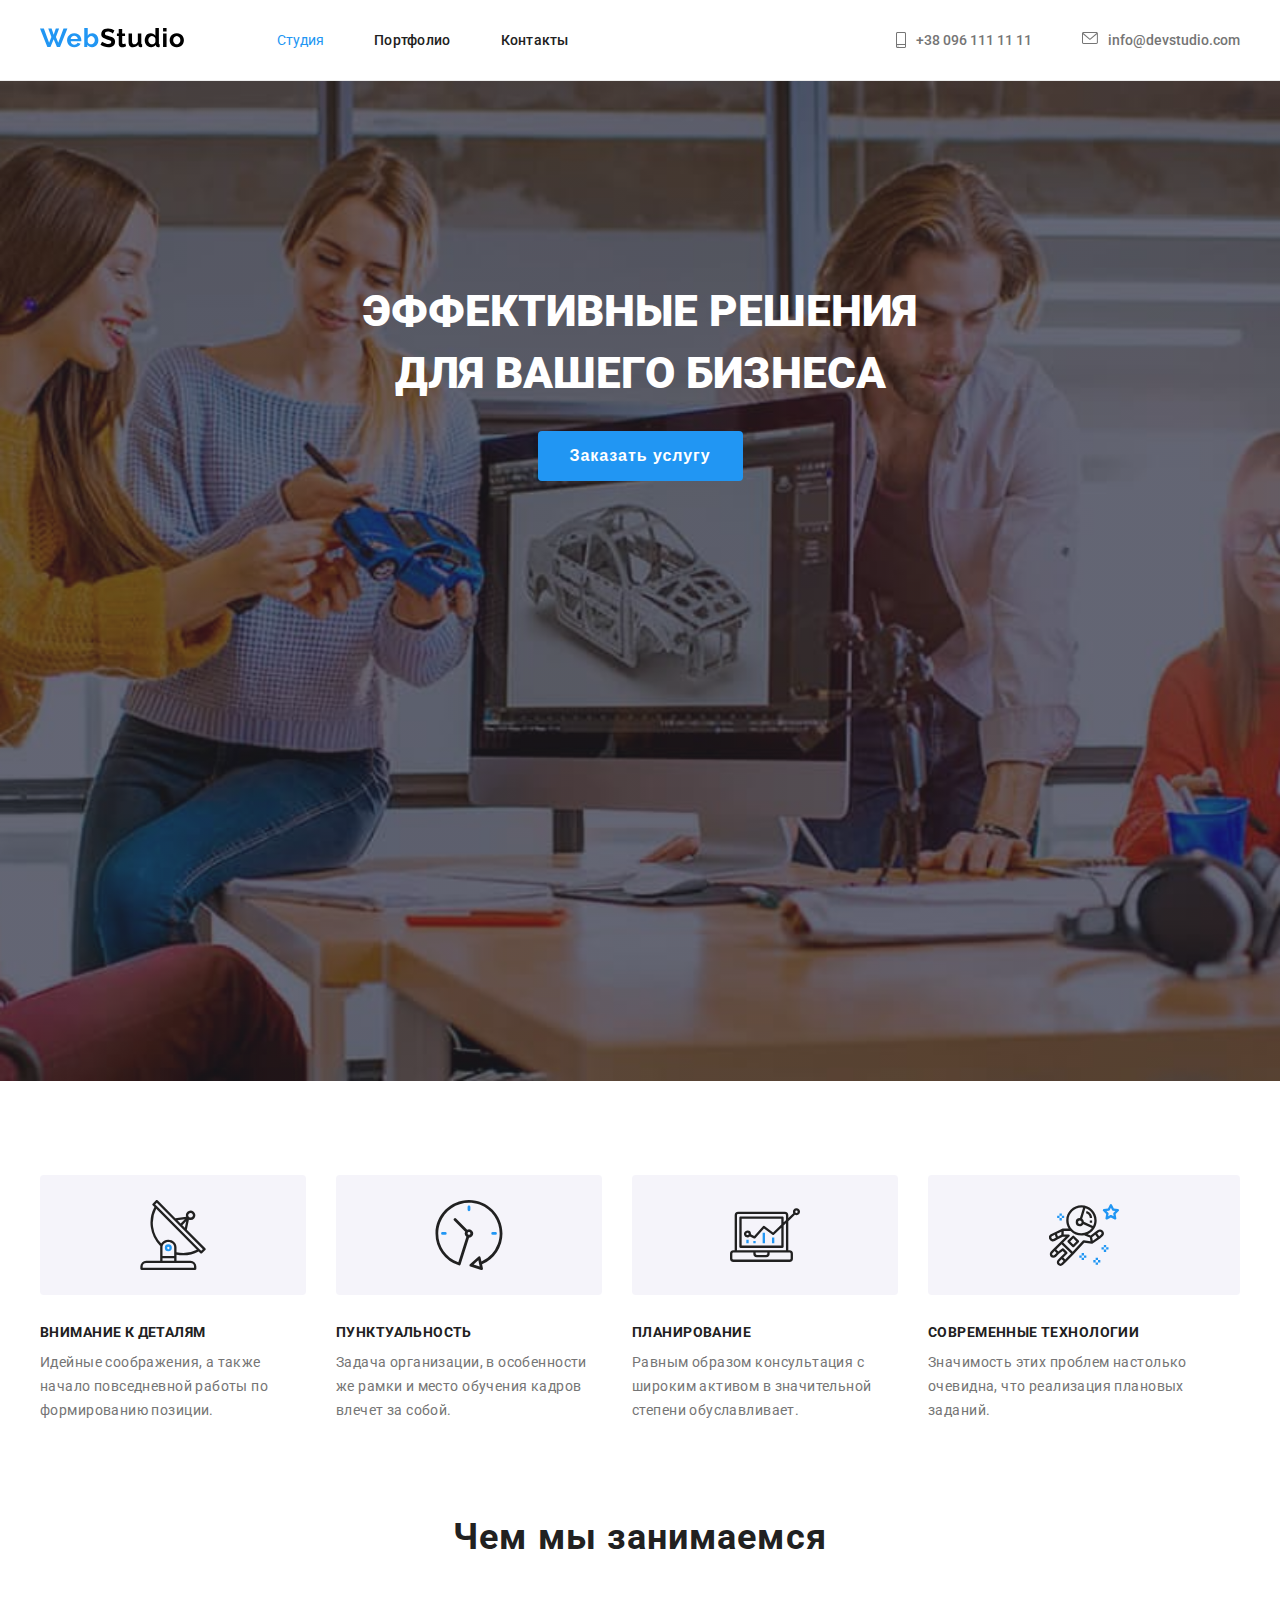
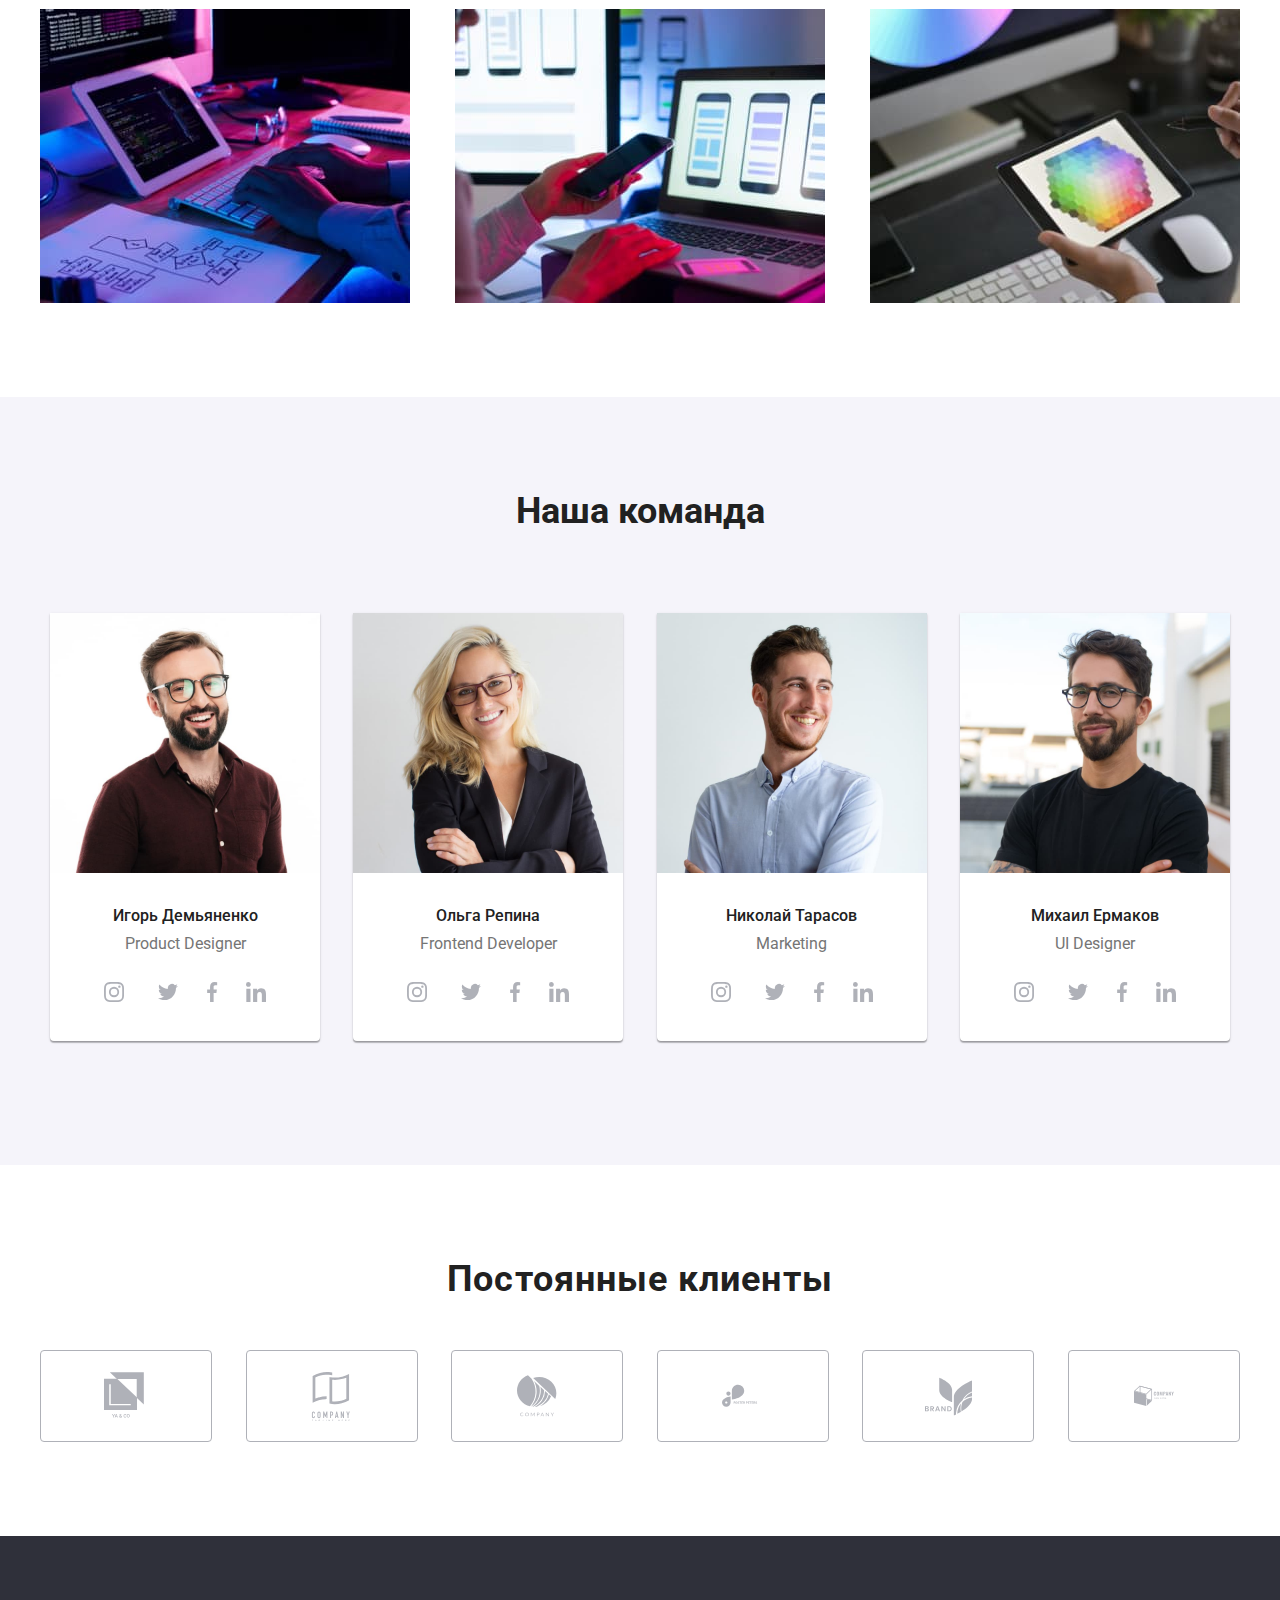
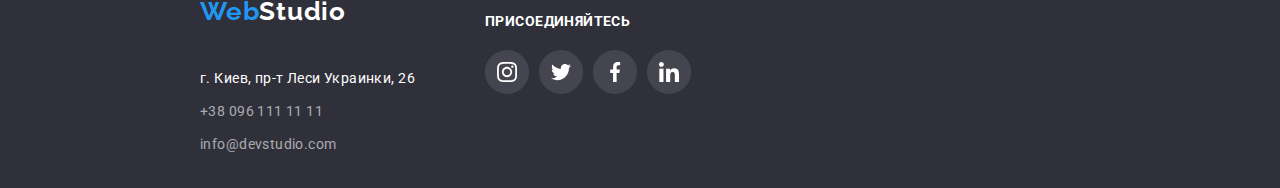
<file: index.html>
<!DOCTYPE html>
<html lang="ru">
<head>
    <meta charset="UTF-8">
    <meta name="viewport" content="width=device-width, initial-scale=1.0">
    <link rel="preconnect" href="https://fonts.gstatic.com">
    <link href="https://fonts.googleapis.com/css2?family=Raleway:wght@700&family=Roboto:wght@400;500;700;900&display=swap"
        rel="stylesheet">
    <link rel="stylesheet" href="https://cdnjs.cloudflare.com/ajax/libs/modern-normalize/1.0.0/modern-normalize.min.css"
        integrity="sha512-ISS7cAi1PEhQ8jnbJpJZMd29NlhNj4AWYyLOSp2CE/CsHxTCu+r+t0D2yoJudVrd0/8fTVPUVDzY5Tvli75u/g=="
        crossorigin="anonymous" />
    <link rel="stylesheet" href="./css/styles.css">
    <title>Студия</title>
</head>
<body>
    <!-- Header -->
    <header class="header-border">     
    <div class="header-container container">
        <nav class="main-nav">               
        <a href="./index.html"><img src="./images/WebStudio.svg" alt="Logo"></a>
        <ul class="main-nav nav-list">
            <li class="item"><a class="current-page" href="./index.html">Студия</a></li>
            <li class="item"><a class="nav-link" href="./portfolio.html">Портфолио</a></li>
            <li class="item"><a class="nav-link" href="#">Контакты</a></li>
        </ul>
    </nav> 
    <div class="contacts">
        <a class="contacts-telephone item" href="tel:+380961111111">
            <svg class="icon-smartphone">
                <use href="./icons/svg-sprite.svg#smartphone"></use>
            </svg>
            +38 096 111 11 11</a>
        <a class="contacts-email item" href="mailto:info@devstudio.com">
            <svg class="icon-envelope">
                <use href="./icons/svg-sprite.svg#envelope"></use>
            </svg>
            info@devstudio.com</a>
    </div>
    </div>
    </header>
    
    <main>

        <!-- Блок-герой -->
    <section class="hero overlay">
        <h1 class="hero-main-text">Эффективные решения для вашего бизнеса</h1>
       <input class="hero-button" type="button" value="Заказать услугу">
    </section>

    <!-- Особенности -->
    <section class="section features">
        <div class="container">
        <h2>Особенности</h2>
      <ul class="features-list">
        <li class="item">
            <h3>Внимание к деталям</h3>
            <p>Идейные соображения, а также начало повседневной работы по формированию позиции.</p>
        </li>
        <li class="item">
            <h3>Пунктуальность</h3>
            <p>Задача организации, в особенности же рамки и место обучения кадров влечет за собой.</p>
        </li>
        <li class="item">
            <h3>Планирование</h3>
            <p>Равным образом консультация с широким активом в значительной степени обуславливает.</p>
        </li>
        <li class="item">
            <h3>Современные технологии</h3>
            <p>Значимость этих проблем настолько очевидна, что реализация плановых заданий.</p>
        </li>
      </ul>
    </div>
    </section>
    
    <!-- Чем мы занимаемся -->
    <section class="section work-directions">
        <div class="container">
        <h2>Чем мы занимаемся</h2>
        <div class="images">
            <img src="./images/box-1.jpg" alt="Software engineer at work" width="370">
            <img src="./images/box-2.jpg" alt="Mobile developer at work" width="370">
            <img src="./images/box-3.jpg" alt="UI/UX designer at work" width="370">
        </div>
        </div>
    </section>

    <!-- Наша команда -->
    <section class="section our-team">
        <div class="container">
        <h2>Наша команда</h2>
        <div class="team-members">
        <ul class="team-members-list">
            <li class="team-members-card">
                <img src="./images/team-member1.jpg" alt="Игорь Демьяненко" width="270">
                <div class="team-members">
                <h3>Игорь Демьяненко</h3>
                <p>Product Designer</p>
                <ul class="social-accounts">
                    <li class="social-item">
                    <a class="links" href="">
                        <svg class="icon">
                            <use href="./icons/svg-sprite.svg#instagram-2"></use>
                        </svg>
                    </a>    
                    </li>
                    <li>
                    <a class="links" href="">
                        <svg class="icon">
                            <use href="./icons/svg-sprite.svg#twitter-1"></use>
                        </svg>
                    </a>
                    </li>
                    <li>
                    <a class="links" href="">
                        <svg class="icon">
                            <use href="./icons/svg-sprite.svg#facebook-1"></use>
                                </svg>
                    </a>
                    </li>
                    <li>
                    <a class="links" href="">
                        <svg class="icon">
                                <use href="./icons/svg-sprite.svg#linkedin-1"></use>
                        </svg>
                    </a>
                    </li>
                </ul>
            </div>
            </li>
            <li class="team-members-card">
                <img src="./images/team-member2.jpg" alt="Ольга Репина" width="270">
                <div class="team-members">
                <h3>Ольга Репина</h3>
                <p>Frontend Developer</p>
                <ul class="social-accounts">
                    <li class="social-item">
                    <a class="links" href="">
                        <svg class="icon">
                            <use href="./icons/svg-sprite.svg#instagram-2"></use>
                        </svg>
                    </a>    
                    </li>
                    <li>
                    <a class="links" href="">
                        <svg class="icon">
                            <use href="./icons/svg-sprite.svg#twitter-1"></use>
                        </svg>
                    </a>
                    </li>
                    <li>
                    <a class="links" href="">
                        <svg class="icon">
                            <use href="./icons/svg-sprite.svg#facebook-1"></use>
                                </svg>
                    </a>
                    </li>
                    <li>
                    <a class="links" href="">
                        <svg class="icon">
                                <use href="./icons/svg-sprite.svg#linkedin-1"></use>
                        </svg>
                    </a>
                    </li>
                </ul>
            </div>
            </li>
            <li class="team-members-card">
                <img src="./images/team-member3.jpg" alt="Николай Тарасов" width="270">
                <div class="team-members">
                <h3>Николай Тарасов</h3>
                <p>Marketing</p>
                <ul class="social-accounts">
                    <li class="social-item">
                    <a class="links" href="">
                        <svg class="icon">
                            <use href="./icons/svg-sprite.svg#instagram-2"></use>
                        </svg>
                    </a>    
                    </li>
                    <li>
                    <a class="links" href="">
                        <svg class="icon">
                            <use href="./icons/svg-sprite.svg#twitter-1"></use>
                        </svg>
                    </a>
                    </li>
                    <li>
                    <a class="links" href="">
                        <svg class="icon">
                            <use href="./icons/svg-sprite.svg#facebook-1"></use>
                                </svg>
                    </a>
                    </li>
                    <li>
                    <a class="links" href="">
                        <svg class="icon">
                                <use href="./icons/svg-sprite.svg#linkedin-1"></use>
                        </svg>
                    </a>
                    </li>
                </ul>
                </div>
            </li>
            <li class="team-members-card">
                <img src="./images/team-member4.jpg" alt="Михаил Ермаков" width="270">
                <div class="team-members">
                <h3>Михаил Ермаков</h3>
                <p>UI Designer</p>
                <ul class="social-accounts">
                    <li class="social-item">
                    <a class="links" href="">
                        <svg class="icon">
                            <use href="./icons/svg-sprite.svg#instagram-2"></use>
                        </svg>
                    </a>    
                    </li>
                    <li>
                    <a class="links" href="">
                        <svg class="icon">
                            <use href="./icons/svg-sprite.svg#twitter-1"></use>
                        </svg>
                    </a>
                    </li>
                    <li>
                    <a class="links" href="">
                        <svg class="icon">
                            <use href="./icons/svg-sprite.svg#facebook-1"></use>
                                </svg>
                    </a>
                    </li>
                    <li>
                    <a class="links" href="">
                        <svg class="icon">
                                <use href="./icons/svg-sprite.svg#linkedin-1"></use>
                        </svg>
                    </a>
                    </li>
                </ul>
                </div>
            </li>
        </ul>
        </div>
        </div>
    </section>

    <!-- Постоянные клиенты -->
    <section class="clients section">
        <div class="container">
            <h2 class="title">Постоянные клиенты</h2>
<ul class="clients-links">
    <li>
        <a class="link" href="">
            <svg class="clients-icon" width="44" height="49">
            <use href="./icons/svg-sprite.svg#logo-1"></use>
            </svg>
        </a>
    </li>
    <li>
        <a class="link" href="">
            <svg class="clients-icon" height="49.235" width="44.27">
                <use href="./icons/svg-sprite.svg#logo-2"></use>
            </svg>
        </a>
    </li>
    <li>
        <a class="link" href="">
            <svg class="clients-icon" height="52" width="40">
                <use href="./icons/svg-sprite.svg#logo-3"></use>
            </svg>
        </a>
    </li>
    <li>
        <a class="link" href="">
            <svg class="clients-icon" height="80" width="42">
                <use href="./icons/svg-sprite.svg#logo-4"></use>
            </svg>
        </a>
    </li>
    <li>
        <a class="link" href="">
            <svg class="clients-icon" height="59" width="47">
            <use href="./icons/svg-sprite.svg#logo-5"></use>
        </svg></a>
    </li>
    <li>
        <a class="link" href="">
            <svg class="clients-icon" height="52" width="40">
                <use href="./icons/svg-sprite.svg#logo-6"></use>
            </svg>
        </a>
    </li>

</ul>
        </div>
    </section>
   </main>

   <!-- Footer -->
    <footer class="footer">
        <div class="container">
        <div class="footer-content">
            <div><div class="logo"><a class="logo-web" href="./index.html">Web<span class="logo-studio">Studio</span></a></div>
            <ul class="footer-contacts">
                <li class="address"><a href="#">г. Киев, пр-т Леси Украинки, 26</a></li>
                <li class="footer-telephone"><a href="tel:+380961111111">+38 096 111 11 11</a></li>
                <li class="footer-email"><a href="mailto:info@devstudio.com">info@devstudio.com</a></li>             
            </ul>
            </div>
           
            <div class="join-in-contacts">
                <div class="join-in-title">
                    <h3>присоединяйтесь</h3>
                <ul class="social-media">
                <li class="item">
                    <a href=""></a>
                </li>
                <li class="item">
                    <a href=""></a>
                </li>
                <li class="item">
                    <a href=""></a>
                </li>
                <li class="item">
                    <a href=""></a>
                </li>
                </ul>
            </div>
            </div>  
        </div>
    </div>
        
    </footer>
</body>
</html>
</file>
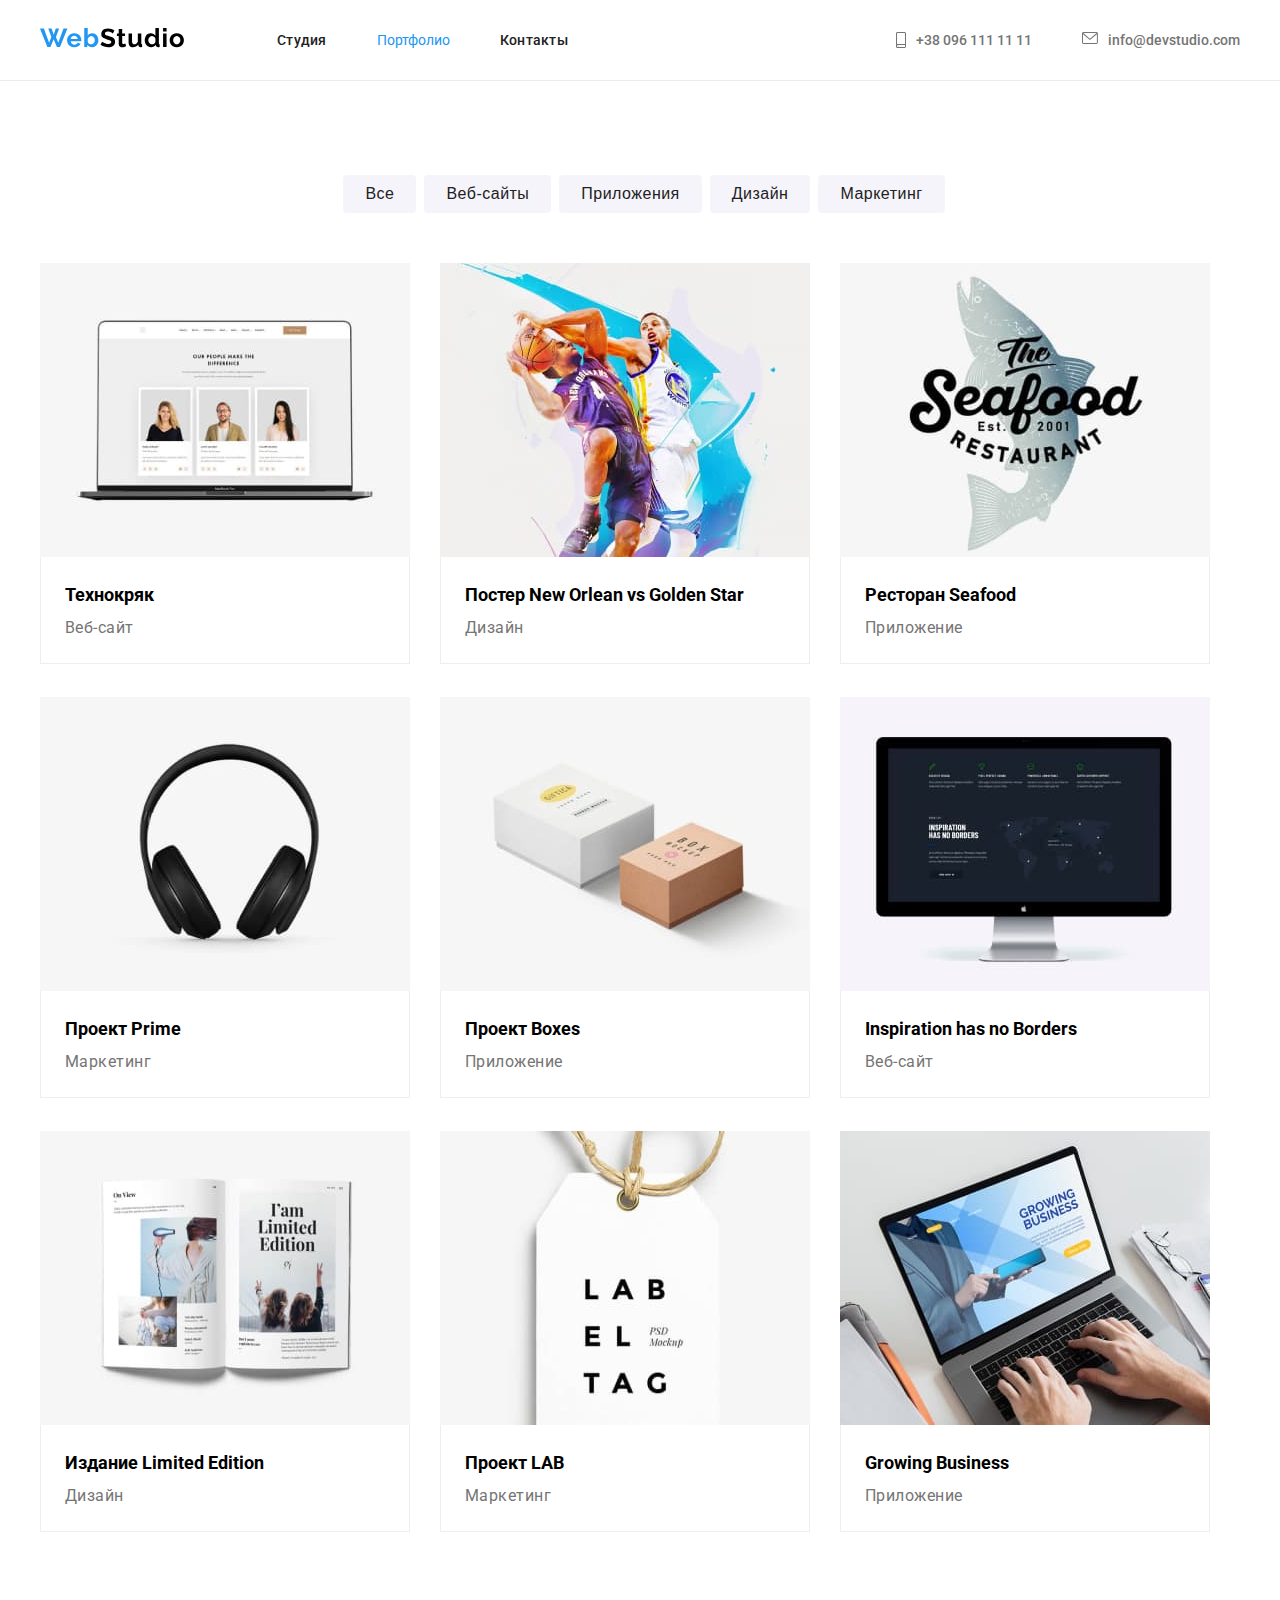
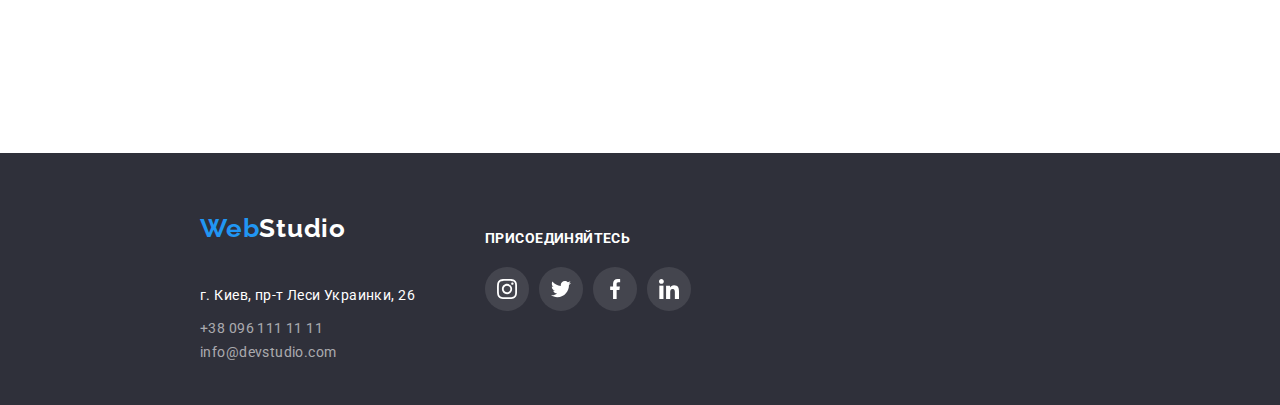
<file: portfolio.html>
<!DOCTYPE html>
<html lang="ru">
<head>
    <meta charset="UTF-8">
    <meta name="viewport" content="width=device-width, initial-scale=1.0">
    <link rel="preconnect" href="https://fonts.gstatic.com">
    <link href="https://fonts.googleapis.com/css2?family=Raleway:wght@700&family=Roboto:wght@400;500;700;900&display=swap"
        rel="stylesheet">
    <link rel="stylesheet" href="https://cdnjs.cloudflare.com/ajax/libs/modern-normalize/1.0.0/modern-normalize.min.css"
            integrity="sha512-ISS7cAi1PEhQ8jnbJpJZMd29NlhNj4AWYyLOSp2CE/CsHxTCu+r+t0D2yoJudVrd0/8fTVPUVDzY5Tvli75u/g=="
            crossorigin="anonymous" />
    <link rel="stylesheet" href="./css/styles.css">
    <title>Портфолио</title>
</head>
<body>
    <!-- Header -->
    <header class="header-border">     
        <div class="header-container container">
            <nav class="main-nav">               
            <a href="./index.html"><img src="./images/WebStudio.svg" alt="Logo"></a>
            <ul class="main-nav nav-list">
                <li class="item"><a class="nav-link" href="./index.html">Студия</a></li>
                <li class="item"><a class="current-page" href="./portfolio.html">Портфолио</a></li>
                <li class="item"><a class="nav-link" href="#">Контакты</a></li>
            </ul>
        </nav> 
        <div class="contacts">
            <a class="contacts-telephone item" href="tel:+380961111111">
                <svg class="icon-smartphone">
                    <use href="./icons/svg-sprite.svg#smartphone"></use>
                </svg>
                +38 096 111 11 11</a>
            <a class="contacts-email item" href="mailto:info@devstudio.com">
                <svg class="icon-envelope">
                    <use href="./icons/svg-sprite.svg#envelope"></use>
                </svg>
                info@devstudio.com</a>
        </div>
        </div>
        </header>
<main> 
<section class="portfolio-cards">
    <div class="container">
        <div class="buttons-list">
    <h1 class="portfolio-works">Ссылки на работы</h1>
    <ul class="buttons-links">
        <li><button class="item" type="button">Все</button></li>
        <li><button class="item" type="button">Веб-сайты</button></li>
        <li><button class="item" type="button">Приложения</button></li>
        <li><button class="item" type="button">Дизайн</button></li>
        <li><button class="item" type="button">Маркетинг</button></li>
    </ul>
        </div>

        <!-- Карточки -->
    <ul class="demo-cards">
        <li class="item">
        <a href="">
                <img src="./images/portfolio-site.jpg" alt="web-site">
                <div class="text">
                    <h2 class="title">Технокряк</h2>
                    <p>Веб-сайт</p>
                </div>
        </a>   
        </li>
        <li class="item">
        <a href="">
                <img src="./images/portfolio-design.jpg" alt="design">
                <div class="text">
                <h2 class="title">Постер New Orlean vs Golden Star</h2>
                <p>Дизайн</p>
                </div>
        </a>
        </li>
        <li class="item">
        <a href="">
                <img src="./images/portfolio-app.jpg" alt="application for restaurant">
                <div class="text">
                <h2 class="title">Ресторан Seafood</h2>
                <p>Приложение</p>
                </div>
        </a>
        </li>
        <li class="item">
        <a href="">
                <img src="./images/portfolio-marketing.jpg" alt="earphones">
                <div class="text">
                <h2 class="title">Проект Prime</h2>
                <p>Маркетинг</p>
                </div>
        </a>
        <li class="item">
        <a href="">
                <img src="./images/portfolio-app-boxes.jpg" alt="boxes">
                <div class="text">
                <h2 class="title">Проект Boxes</h2>
                <p>Приложение</p>
                </div>
        </a>
        </li>
        <li class="item">
        <a href="">
                <img src="./images/portfolio-site-inspiration.jpg" alt="monitor">
                <div class="text">
                <h2 class="title">Inspiration has no Borders</h2>
                <p>Веб-сайт</p>
                </div>
        </a>
        </li>
        <li class="item">
        <a href="">
                <img src="./images/portfolio-design-lmt-edition.jpg" alt="book">
                <div class="text">
                <h2 class="title">Издание Limited Edition</h2>
                <p>Дизайн</p>
                </div>
        </a>
        </li>
        <li class="item">
        <a href="">
                <img src="./images/portfolio-marketing-lab.jpg" alt="label tag">
                <div class="text">
                <h2 class="title">Проект LAB</h2>
                <p>Маркетинг</p>
                </div>
        </a>
        </li>
        <li class="item">
        <a href="">
                <img src="./images/portfolio-app-business.jpg" alt="notebook with app">
                <div class="text">
                <h2 class="title">Growing Business</h2>
                <p>Приложение</p>
                </div>
        </a>
        </li>
    </ul>
    </div>
</section>
</main>

<!-- Footer -->
<footer class="footer">
    <div class="container">
    <div class="footer-content">
        <div><div class="logo"><a class="logo-web" href="./index.html">Web<span class="logo-studio">Studio</span></a></div>
        <ul class="footer-contacts">
            <li class="address"><a href="#">г. Киев, пр-т Леси Украинки, 26</a></li>
            <li class="contacts-telephone"><a href="tel:+380961111111">+38 096 111 11 11</a></li>
            <li class="contacts-email"><a href="mailto:info@devstudio.com">info@devstudio.com</a></li>             
        </ul>
        </div>
       
        <div class="join-in-contacts">
            <div class="join-in-title">
                <h3>присоединяйтесь</h3>
            <ul class="social-media">
            <li class="item">
                <a href=""></a>
            </li>
            <li class="item">
                <a href=""></a>
            </li>
            <li class="item">
                <a href=""></a>
            </li>
            <li class="item">
                <a href=""></a>
            </li>
            </ul>
        </div>
        </div>  
    </div>
</div>
    
</footer>
</body>
</html>
</file>
<file: css/styles.css>
* {
  margin: 0;
  padding: 0;
}

:root {
  /* основной цвет текста */
  --primary-text-color: rgba(33, 33, 33, 1);
  --secondary-text-color: rgba(117, 117, 117, 1);
  --accent-color: #2196f3;
  --white-color: #ffffff;
  --light-grey-color: rgba(255, 255, 255, 0.6);
  --dark-background-color: #2f303a;
  --light-background-color: #f5f4fa;
  --border-light-color: #eeeeee;
  --header-border-color: #ececec;
  --hero-background: #C4C4C4;
  --icon-color: #AFB1B8;
}

html {
  box-sizing: border-box;
}

body {
  font-family: 'Roboto', sans-serif;
}

ul {
  list-style: none;
}

a {
  text-decoration: none;
  color: inherit;
}

/* Header */

.container {
  width: 1200px;
  padding-left: 15px;
  padding-right: 15px;
  margin-left: auto;
  margin-right: auto;

}

.section {
  padding-bottom: 94px;
}

.header-border {
  width: 100% ;
  border-bottom: 1px solid var(--header-border-color);
}

.main-nav {
  display: flex;
  align-items: center;
}

.main-nav .item {
  margin-right: 50px;
}

.main-nav .item:first-child {
  margin-left: 93px;
}

.main-nav .item:last-child {
  margin-right: 0px;
}

.logo {
  width: 145px;
  height: 31px;
}

.main-nav .nav-link {
  display: block;
  padding-top: 32px;
  padding-bottom: 32px;
  color: var(--primary-text-color);
  font-weight: 500;
  font-size: 14px;
  letter-spacing: 0.02em;
  cursor: pointer;
}

.main-nav .nav-link:hover,
.main-nav .nav-link:focus,
.main-nav .nav-link:active {
  color: var(--accent-color);
}

.header-container {
  display: flex;
  align-items: center;
}

.contacts {
  color: var(--secondary-text-color);
  font-weight: 500;
  font-size: 14px;
  display: flex;
  margin-left: auto;
  cursor: pointer;
}

.contacts .item {
  display: flex;
  margin-right: 50px; 
  font-weight: 500;
  color: var(--secondary-text-color);
}

.contacts .item:last-child {
  margin: 0px;
}

.current-page {
  color: var(--accent-color);
  font-weight: 400;
  font-size: 14px;
  display: block;
  padding-top: 32px;
  padding-bottom: 32px;
}


.contacts .item:hover,
.contacts .item:focus {
  color: var(--accent-color);
}


.icon-smartphone {
  width: 10px;
  height: 16px; 
  margin-right: 10px;
  fill: currentColor;
}

  .icon-envelope {
    margin-right: 10px;
    fill: currentColor;
    width: 16px;
    height: 12px; 
  }


  /* background-image: url(../icons/smartphone.svg);
  background-size: contain;
  background-position: center;
  background-repeat: no-repeat;
  content: ""; */


/* .contacts-email::before {
  width: 16px;
  height: 10px;
  background-image: url(../icons/envelope.svg);
  background-size: contain;
  background-position: center;
  background-repeat: no-repeat;
  content: "";
  margin-right: 10px;
  display: inline-block;  */


/* Блок-герой */
.hero {
  text-align: center;
  width: 100%;
  padding-top: 200px;
  padding-bottom: 200px;
}

.overlay {
  background-color: var(--hero-background);
  background-image: linear-gradient(
    to right,
    rgba(47, 48, 58, 0.4),
    rgba(47, 48, 58, 0.4)
  ),
      url(../images/hero.jpg);
  width: 100%;
  height: 600px;
  margin-left: auto;
  margin-right: auto;
  background-size: cover;
  background-repeat: no-repeat;
  background-position: center;
  }

.hero-main-text {
  margin: 0 auto 30px;
  width: 653px;
  height: 120px;
  color: var(--white-color);
  text-transform: uppercase;
  font-weight: 900;
  font-size: 44px;
  line-height: 1.4;
}


.hero-button {
  display: block;
  align-items: center;
  margin-left: auto;
  margin-right: auto;
  font-weight: 700;
  font-size: 16px;
  line-height: 1.87;
  letter-spacing: 0.06em;
  border: none;
  border-radius: 4px;
  min-width: 200px;
  height: 50px;
  background-color: var(--accent-color);
  color: var(--white-color);
  box-shadow: rgba(0, 0, 0, 0.15);
  padding: 10px 32px;
}

/* Особенности */
.features-list {
  margin-top: 94px;
  display: flex;
  justify-content: space-between;
}

.features-list .item:not(:last-child) {
  margin-right: 30px;
  max-width: 266px;
  max-height: 101px;
}

.features-list .item::before {
  display: block;
  background-color: #F5F4FA;
  content: '';
  height: 120px;
  background-repeat: no-repeat;
  background-position: center;
  border-radius: 4px;
  margin-bottom: 30px;
}

.features-list .item:nth-child(1)::before {
  background-image: url(../icons/antenna.svg);

}

.features-list .item:nth-child(2)::before {
  background-image: url(../icons/clock.svg);
}

.features-list .item:nth-child(3)::before {
  background-image: url(../icons/notebook.svg);
}

.features-list .item:nth-child(4)::before {
  background-image: url(../icons/astronaut-1.svg);
}

.features h2 {
  display: none;
}

.features-list h3 {
  font-weight: 700;
  font-size: 14px;
  line-height: 1.14;
  letter-spacing: 0.03em;
  text-transform: uppercase;
  color: var(--primary-text-color);
  margin-bottom: 10px;
}

.features-list p {
  font-weight: 400;
  font-size: 14px;
  line-height: 1.71;
  letter-spacing: 0.03em;
  color: var(--secondary-text-color);
  box-sizing: border-box;
  padding: 0px;
}

/* Чем мы занимаемся */
.work-directions h2 {
  font-weight: 700;
  font-size: 36px;
  line-height: 1.16;
  text-align: center;
  letter-spacing: 0.03em;
  color: var(--primary-text-color);
  margin-bottom: 50px;
  padding-top: 0px;
}

.work-directions .images {
  display: flex;
  justify-content: space-between;
  margin-right: 30px;
}

.work-directions .images:last-child {
  margin-right: 0px;
}

/* Наша команда */
.our-team {
  background: var(--light-background-color);
  padding-top: 94px;
  width: 100%;
  
}

.our-team h2 {
  margin-left: auto;
  margin-right: auto;
  margin-bottom: 50px;
  width: 264px;
  height: 42px;
  font-weight: 700;
  font-size: 36px;
  line-height: 1.16;
  text-align: center;
  color: var(--primary-text-color);
}

.team-members-list {
  display: flex;
  justify-content: space-between;
}

.team-members {
  padding: 30px 10px;
}

.team-members h3 {
  font-weight: 500;
  font-size: 16px;
  line-height: 1.18;
  color: var(--primary-text-color);
  margin-bottom: 10px;
}
.team-members p {
  font-weight: 400;
  font-size: 16px;
  line-height: 1.18;
  color: var(--secondary-text-color);
}
.team-members-card {
  width: 270px;
  height: 428px;
  border: transparent;
  box-shadow: 0px 1px 3px rgba(0, 0, 0, 0.12), 0px 1px 1px rgba(0, 0, 0, 0.14),
    0px 2px 1px rgba(0, 0, 0, 0.2);
  border-radius: 0px 0px 4px 4px;
  text-align: center;
  background-color: var(--white-color);
  cursor: pointer;
  }

.social-accounts {
  display: flex;
  margin-left: 32px;
  margin-right: 32px;
  margin-top: 16px;
  padding-bottom: 30px;
  width: 206px;
  height: 44px;
}

.social-item { 
  display: flex;
  justify-content: space-between;
  margin-right: 10px;
}

.social-item:last-child {
  margin-right: 0px;
}

  .social-accounts .links {
  display: flex;
  justify-content: center;
  align-items: center;
  width: 44px;
  height: 44px;
  color: var(--icon-color);
  }

.social-accounts .links:hover,
.social-accounts .links:focus {
  background-color: var(--accent-color);
  border-radius: 50%;
  color: var(--white-color);}

  .links .icon {
  display: block;
  flex-direction: row;
  width: 20px;
  height: 20px;
  fill: currentColor;
  }

  /* - */


/* Постоянные клиенты */
  .clients {
    padding-top: 94px;
  }

  .clients .title {
  font-weight: 700;
  font-size: 36px;
  line-height: 1.16;
  text-align: center;
  letter-spacing: 0.03em;
  color: var(--primary-text-color);
  margin-bottom: 50px;
  }

.clients-links {
  display: flex;
  justify-content: space-between;
}

.clients-links .link {
  display: flex;
  height: 90px;
  width: 170px;
  border-radius: 4px;
  border: 1px solid ;
  cursor: pointer;
  align-items: center;
  justify-content: center;
  color: #AFB1B8;
}

.clients-links .link:hover,
.clients-links .link:focus {
  color: var(--accent-color);
}

.clients-icon {
  display: block;
  fill: currentColor;
}


/* Footer */
.footer {
  background: var(--dark-background-color);
  height: 252px;
  min-width: 1600px;
}

.footer-content {
  display: flex;
  /* align-items: center; */
}

.logo {
  display: block;
  padding-top: 60px;
  margin-bottom: 20px;
}
.logo-web {
  font-family: 'Raleway', sans-serif;
  font-style: normal;
  font-weight: 700;
  font-size: 26px;
  line-height: 1.19;
  letter-spacing: 0.03em;
  color: var(--accent-color);
}
.logo-studio {
  font-family: 'Raleway', sans-serif;
  font-style: normal;
  font-weight: 700;
  font-size: 26px;
  line-height: 31px;
  letter-spacing: 0.03em;
  color: var(--white-color);
}
.footer .address {
  font-style: normal;
  font-weight: 400;
  font-size: 14px;
  line-height: 1.7;
  letter-spacing: 0.03em;
  color: var(--white-color);
  margin-bottom: 9px;
}
.footer-contacts {
  display: block;
  padding-top: 20px;
  font-style: normal;
  font-weight: 400;
  font-size: 14px;
  line-height: 1.7;
  letter-spacing: 0.03em;
  color: var(--light-grey-color);
}

.footer-telephone {
  margin-bottom: 9px;
}

 .join-in-contacts {
  display: inline-flex;
  margin-top: 78px;
  margin-left: 70px;
  width: 206px;
height: 80px;

} 
.join-in-title h3 {
font-family: inherit;
font-style: normal;
font-weight: 700;
font-size: 14px;
line-height: 1.14;
letter-spacing: 0.03em;
text-transform: uppercase;
color: #FFFFFF;
display:block;
height: 16px;
margin-bottom: 20px;
}

.social-media {
  display: flex;
  justify-content: space-between;
}
.social-media .item {
  display: block;
  flex-direction: row;
  width: 44px;
  height: 44px;
  background-color: rgba(255, 255, 255, 0.1);
  border-radius: 50%;
  background-position: center;
  background-repeat: no-repeat;
  margin-right: 10px;
  margin-left: 0px;
  padding-left: 0px;
}

.social-media .item:last-child {
  margin-right: 0px;
}

.social-media .item:nth-child(1) {
  background-image: url(../icons/instagram-footer.svg);
}

.social-media .item:nth-child(2) {
  background-image: url(../icons/twitter-footer.svg);
}

.social-media .item:nth-child(3) {
  background-image: url(../icons/facebook-footer.svg);
}

.social-media .item:nth-child(4) {
  background-image: url(../icons/linkedin-footer.svg);
}

.social-media .item:hover {
  background-color: var(--accent-color);
}



/* Portfolio page */

/* Карточки с работами */
.portfolio-works {
  display: none;
}

.buttons-list {
  display: flex;
  flex-direction: row;
  justify-content: center;
  margin-top: 94px;
  margin-bottom: 50px;
}

.buttons-links {
  display: flex;
  flex-direction: row;
  justify-content: center;
  
}

.buttons-list .item {
  padding-left: 22px;
  padding-right: 22px;
  margin-left: 8px;
  height: 38px;
  left: 576px;
  top: 174px;
  background: var(--light-background-color);
  border-radius: 4px;
  border-style: none;
  font-weight: 500;
  font-size: 16px;
  line-height: 26px;
  text-align: center;
  letter-spacing: 0.03em;
  color: var(--primary-text-color);
  cursor: pointer;
}

.buttons-list .item:last-child() {
  margin-left: 0px;
}

.buttons-list .item:hover,
.buttons-list .item:focus {
  background-color: var(--accent-color);
  color: var(--white-color);
  box-shadow: 0px 3px 1px rgba(0, 0, 0, 0.1), 0px 1px 2px rgba(0, 0, 0, 0.08), 0px 2px 2px rgba(0, 0, 0, 0.12);
}

/* Карточки */
.demo-cards {
  display: flex;
  flex-wrap: wrap;
}

.demo-cards .item {
  display: block;
  margin-right: 30px;
  margin-bottom: 30px;
  width: 370px;
  height: 404px;
  background: var(--white-color);
  box-sizing: border-box;
  }

.demo-cards .item:hover {
 box-shadow: 0px 1px 1px rgba(0, 0, 0, 0.12), 0px 4px 4px rgba(0, 0, 0, 0.06),
    1px 4px 6px rgba(0, 0, 0, 0.16); 
}

.demo-cards .item:nth-child(3n) {
  margin-right: 0px;
}

.demo-cards .item:nth-last-child(-n + 3) .demo-cards h2 {
  font-weight: 700;
  font-size: 18px;
  line-height: 2;
  letter-spacing: 0.06em;
  color: var(--primary-text-color);
}
.demo-cards p {
  font-weight: 400;
  font-size: 16px;
  line-height: 1.87;
  letter-spacing: 0.03em;
  color: var(--secondary-text-color);
}
.demo-cards img {
  display: block;
  width: 370px;
  height: 294px;
}

.demo-cards .title {
  font-weight: 700px;
  font-size: 18px;
  line-height: 2;
}

/* .demo-cards h2,
p {
  padding-left: 24px;
} */
.portfolio-cards {
  margin-bottom: 188px;
}

.demo-cards .text {
  padding: 20px 24px;
  border-left: 1px solid var(--border-light-color);
  border-right: 1px solid var(--border-light-color);
  border-bottom:  1px solid var(--border-light-color);;
}
</file>
